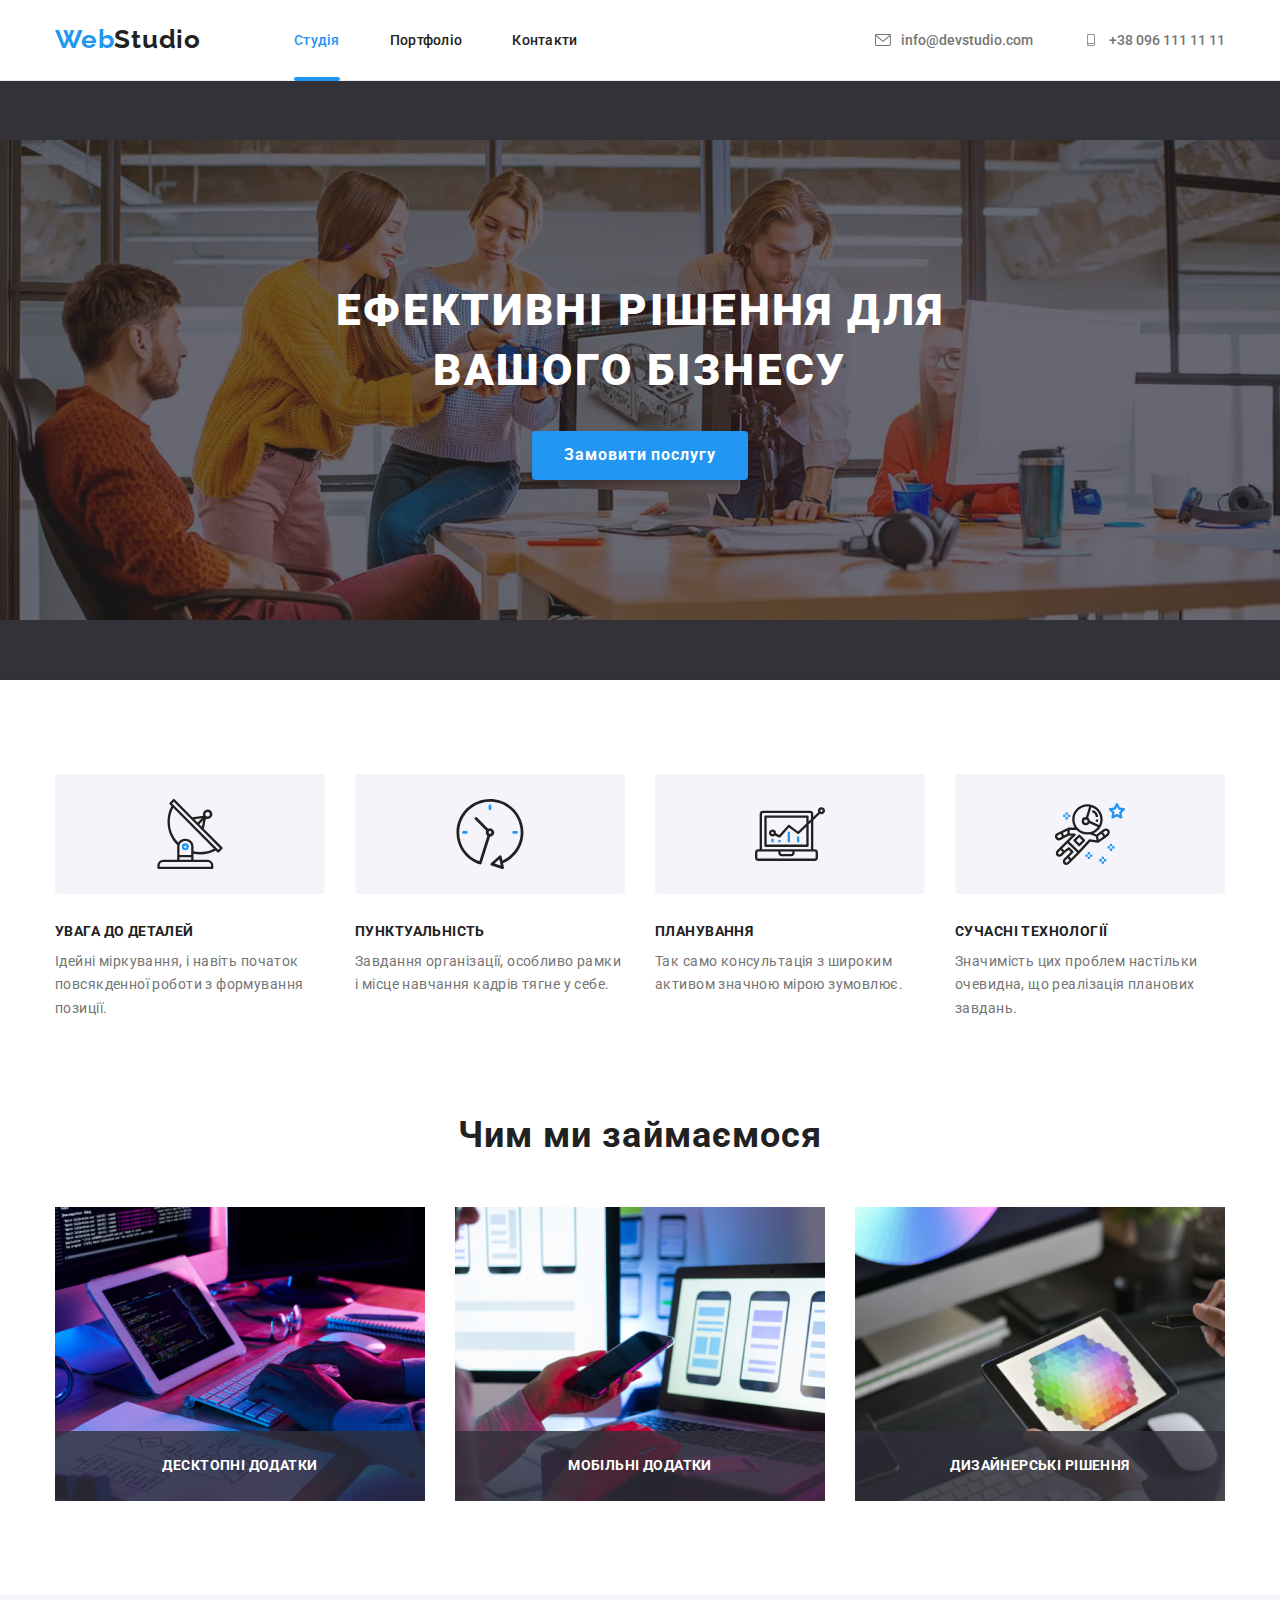
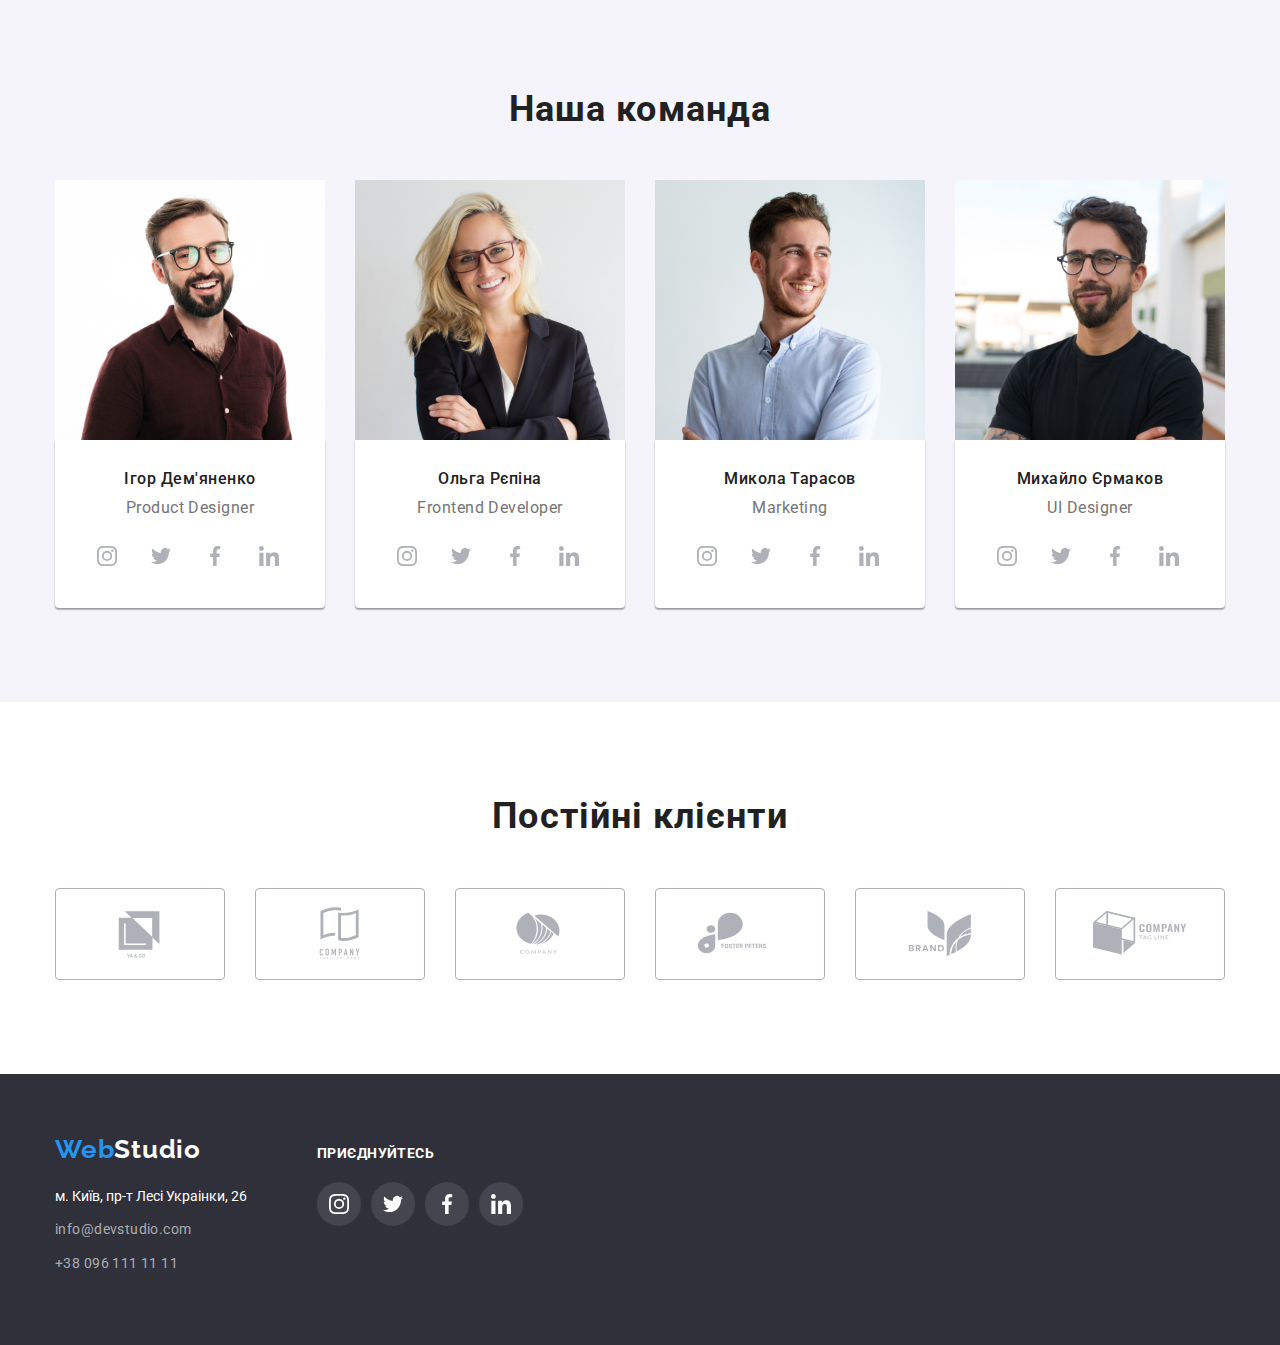
<file: index.html>
<!DOCTYPE html>
<html lang="uk">
  <head>
    <meta charset="UTF-8" />
    <meta http-equiv="X-UA-Compatible" content="IE=edge" />
    <meta name="viewport" content="width=device-width, initial-scale=1.0" />
    <link rel="preconnect" href="https://fonts.googleapis.com" />
    <link rel="preconnect" href="https://fonts.gstatic.com" crossorigin />
    <link
      href="https://fonts.googleapis.com/css2?family=Raleway:wght@700&family=Roboto:wght@400;500;700;900&display=swap"
      rel="stylesheet"
    />
    <link
      rel="stylesheet"
      href="https://cdnjs.cloudflare.com/ajax/libs/modern-normalize/1.1.0/modern-normalize.min.css"
    />
    <link rel="stylesheet" href="./css/style.css" />
    <title>Студія</title>
  </head>
  <body>
    <header class="header">
      <div class="container main-nav">
        <nav class="header-nav">
          <a href="./index.html" class="logo"><span>Web</span>Studio</a>

          <ul class="site-nav">
            <li><a href="./index.html" class="link current">Студія</a></li>
            <li><a href="./portfolio.html" class="link">Портфоліо</a></li>
            <li><a href="" class="link">Контакти</a></li>
          </ul>
        </nav>

        <ul class="contact-nav">
          <li>
            <a href="mailto:info@devstudio.com" class="link-contact">
              <svg class="icon-contact" width="16" height="12">
                <use href="./images/icons.svg#envelope"></use>
              </svg>
              info@devstudio.com</a
            >
          </li>
          <li>
            <a href="tel:+380961111111" class="link-contact">
              <svg class="icon-contact" width="16" height="12">
                <use href="./images/icons.svg#smartphone"></use>
              </svg>
              +38 096 111 11 11</a
            >
          </li>
        </ul>
      </div>
    </header>

    <main>
      <section class="hero">
        <div class="container">
          <h1 class="hero-title">Ефективні рішення для вашого бізнесу</h1>
          <button class="hero-button" data-modal-open type="button">
            Замовити послугу
          </button>
        </div>
      </section>

      <section class="section section-benefits">
        <div class="container">
          <!-- Сховається при роботі з CSS -->
          <h2 class="visually-hidden">Переваги</h2>
          <ul class="benefits">
            <li class="list">
              <div class="background-icon">
                <svg width="70" height="70">
                  <use href="./images/icons.svg#antenna"></use>
                </svg>
              </div>
              <h3 class="title-main">Увага до деталей</h3>
              <p class="text">
                Ідейні міркування, і навіть початок повсякденної роботи з
                формування позиції.
              </p>
            </li>
            <li class="list">
              <div class="background-icon">
                <svg width="70" height="70">
                  <use href="./images/icons.svg#clock"></use>
                </svg>
              </div>
              <h3 class="title-main">Пунктуальність</h3>
              <p class="text">
                Завдання організації, особливо рамки і місце навчання кадрів
                тягне у себе.
              </p>
            </li>
            <li class="list">
              <div class="background-icon">
                <svg width="70" height="70">
                  <use href="./images/icons.svg#diagram"></use>
                </svg>
              </div>
              <h3 class="title-main">Планування</h3>
              <p class="text">
                Так само консультація з широким активом значною мірою зумовлює.
              </p>
            </li>
            <li class="list">
              <div class="background-icon">
                <svg width="70" height="70">
                  <use href="./images/icons.svg#astronaut"></use>
                </svg>
              </div>
              <h3 class="title-main">Сучасні технології</h3>
              <p class="text">
                Значимість цих проблем настільки очевидна, що реалізація
                планових завдань.
              </p>
            </li>
          </ul>
        </div>
      </section>

      <section class="section section-work no-padding">
        <div class="container">
          <h2 class="section-title">Чим ми займаємося</h2>
          <ul class="work">
            <li class="item">
              <img src="./images/box-1.jpg" alt="створення сайту" width="370" />
              <h3 class="title">Десктопні додатки</h3>
            </li>
            <li class="item">
              <img src="./images/box-2.jpg" alt="адаптація сайту" width="370" />
              <h3 class="title">Мобільні додатки</h3>
            </li>
            <li class="item">
              <img
                src="./images/box-3.jpg"
                alt="створення дизайну"
                width="370"
              />
              <h3 class="title">Дизайнерські рішення</h3>
            </li>
          </ul>
        </div>
      </section>

      <section class="section section-worker">
        <div class="container">
          <h2 class="section-title">Наша команда</h2>

          <ul class="worker-list">
            <li class="list">
              <img
                src="./images/employee-1.jpg"
                alt="Ігор Дем'яненко"
                width="270"
              />
              <div class="worker-description">
                <h3 class="worker-name">Ігор Дем'яненко</h3>
                <p class="profession">Product Designer</p>
                <ul class="icons-list list">
                  <li class="item">
                    <a
                      class="social-network-link primary"
                      href=""
                      aria-label="Instagram"
                    >
                      <span class="visually-hidden">Instagram</span>
                      <svg class="social-network-icon" width="20" height="20">
                        <use href="./images/icons.svg#instagram"></use>
                      </svg>
                    </a>
                  </li>
                  <li class="list">
                    <a
                      class="social-network-link primary"
                      href=""
                      aria-label="Twitter"
                    >
                      <span class="visually-hidden">Twitter</span>
                      <svg class="social-network-icon" width="20" height="20">
                        <use href="./images/icons.svg#twitter"></use>
                      </svg>
                    </a>
                  </li>
                  <li class="list">
                    <a
                      class="social-network-link primary"
                      href=""
                      aria-label="Facebook"
                    >
                      <span class="visually-hidden">Facebook</span>
                      <svg class="social-network-icon" width="20" height="20">
                        <use href="./images/icons.svg#facebook"></use>
                      </svg>
                    </a>
                  </li>
                  <li class="list">
                    <a
                      class="social-network-link primary"
                      href=""
                      aria-label="Linkedin"
                    >
                      <span class="visually-hidden">Linkedin</span>
                      <svg class="social-network-icon" width="20" height="20">
                        <use href="./images/icons.svg#linkedin"></use>
                      </svg>
                    </a>
                  </li>
                </ul>
              </div>
            </li>

            <li class="item">
              <img
                src="./images/employee-2.jpg"
                alt="Ольга Рєпіна"
                width="270"
              />
              <div class="worker-description">
                <h3 class="worker-name">Ольга Рєпіна</h3>
                <p class="profession">Frontend Developer</p>
                <ul class="icons-list list">
                  <li class="item">
                    <a
                      class="social-network-link primary"
                      href=""
                      aria-label="Instagram"
                    >
                      <span class="visually-hidden">Instagram</span>
                      <svg class="social-network-icon" width="20" height="20">
                        <use href="./images/icons.svg#instagram"></use>
                      </svg>
                    </a>
                  </li>
                  <li class="item">
                    <a
                      class="social-network-link primary"
                      href=""
                      aria-label="Twitter"
                    >
                      <span class="visually-hidden">Twitter</span>
                      <svg class="social-network-icon" width="20" height="20">
                        <use href="./images/icons.svg#twitter"></use>
                      </svg>
                    </a>
                  </li>
                  <li class="item">
                    <a
                      class="social-network-link primary"
                      href=""
                      aria-label="Facebook"
                    >
                      <span class="visually-hidden">Facebook</span>
                      <svg class="social-network-icon" width="20" height="20">
                        <use href="./images/icons.svg#facebook"></use>
                      </svg>
                    </a>
                  </li>
                  <li class="item">
                    <a
                      class="social-network-link primary"
                      href=""
                      aria-label="Linkedin"
                    >
                      <span class="visually-hidden">Linkedin</span>
                      <svg class="social-network-icon" width="20" height="20">
                        <use href="./images/icons.svg#linkedin"></use>
                      </svg>
                    </a>
                  </li>
                </ul>
              </div>
            </li>

            <li class="item">
              <img
                src="./images/employee-3.jpg"
                alt="Микола Тарасов"
                width="270"
              />
              <div class="worker-description">
                <h3 class="worker-name">Микола Тарасов</h3>
                <p class="profession">Marketing</p>
                <ul class="icons-list list">
                  <li class="item">
                    <a
                      class="social-network-link primary"
                      href=""
                      aria-label="Instagram"
                    >
                      <span class="visually-hidden">Instagram</span>
                      <svg class="social-network-icon" width="20" height="20">
                        <use href="./images/icons.svg#instagram"></use>
                      </svg>
                    </a>
                  </li>
                  <li class="item">
                    <a
                      class="social-network-link primary"
                      href=""
                      aria-label="Twitter"
                    >
                      <span class="visually-hidden">Twitter</span>
                      <svg class="social-network-icon" width="20" height="20">
                        <use href="./images/icons.svg#twitter"></use>
                      </svg>
                    </a>
                  </li>
                  <li class="item">
                    <a
                      class="social-network-link primary"
                      href=""
                      aria-label="Facebook"
                    >
                      <span class="visually-hidden">Facebook</span>
                      <svg class="social-network-icon" width="20" height="20">
                        <use href="./images/icons.svg#facebook"></use>
                      </svg>
                    </a>
                  </li>
                  <li class="item">
                    <a
                      class="social-network-link primary"
                      href=""
                      aria-label="Linkedin"
                    >
                      <span class="visually-hidden">Linkedin</span>
                      <svg class="social-network-icon" width="20" height="20">
                        <use href="./images/icons.svg#linkedin"></use>
                      </svg>
                    </a>
                  </li>
                </ul>
              </div>
            </li>

            <li class="item">
              <img
                src="./images/employee-4.jpg"
                alt="Михайло Єрмаков"
                width="270"
              />
              <div class="worker-description">
                <h3 class="worker-name">Михайло Єрмаков</h3>
                <p class="profession">UI Designer</p>
                <ul class="icons-list list">
                  <li class="item">
                    <a
                      class="social-network-link primary"
                      href=""
                      aria-label="Instagram"
                    >
                      <span class="visually-hidden">Instagram</span>
                      <svg class="social-network-icon" width="20" height="20">
                        <use href="./images/icons.svg#instagram"></use>
                      </svg>
                    </a>
                  </li>
                  <li class="item">
                    <a
                      class="social-network-link primary"
                      href=""
                      aria-label="Twitter"
                    >
                      <span class="visually-hidden">Twitter</span>
                      <svg class="social-network-icon" width="20" height="20">
                        <use href="./images/icons.svg#twitter"></use>
                      </svg>
                    </a>
                  </li>
                  <li class="item">
                    <a
                      class="social-network-link primary"
                      href=""
                      aria-label="Facebook"
                    >
                      <span class="visually-hidden">Facebook</span>
                      <svg class="social-network-icon" width="20" height="20">
                        <use href="./images/icons.svg#facebook"></use>
                      </svg>
                    </a>
                  </li>
                  <li class="item">
                    <a
                      class="social-network-link primary"
                      href=""
                      aria-label="Linkedin"
                    >
                      <span class="visually-hidden">Linkedin</span>
                      <svg class="social-network-icon" width="20" height="20">
                        <use href="./images/icons.svg#linkedin"></use>
                      </svg>
                    </a>
                  </li>
                </ul>
              </div>
            </li>
          </ul>
        </div>
      </section>

      <section class="section section-client">
        <div class="container">
          <h2 class="section-title">Постійні клієнти</h2>

          <ul class="clients-list">
            <li>
              <a class="link-clients" href="" aria-label="YA & GO">
                <span class="visually-hidden">YA & GO</span>
                <svg class="client-icon" width="106" height="60">
                  <use href="./images/icons.svg#client-1"></use>
                </svg>
              </a>
            </li>
            <li>
              <a class="link-clients" href="" aria-label="Company Tagline Here">
                <span class="visually-hidden">Company Tagline Here</span>
                <svg class="client-icon" width="106" height="60">
                  <use href="./images/icons.svg#client-2"></use>
                </svg>
              </a>
            </li>
            <li>
              <a class="link-clients" href="" aria-label="Company">
                <span class="visually-hidden">Company</span>
                <svg class="client-icon" width="106" height="60">
                  <use href="./images/icons.svg#client-3"></use>
                </svg>
              </a>
            </li>
            <li>
              <a class="link-clients" href="" aria-label="Foster Peters">
                <span class="visually-hidden">Foster Peters</span>
                <svg class="client-icon" width="106" height="60">
                  <use href="./images/icons.svg#client-4"></use>
                </svg>
              </a>
            </li>
            <li>
              <a class="link-clients" href="" aria-label="Brand">
                <span class="visually-hidden">Brand</span>
                <svg class="client-icon" width="106" height="60">
                  <use href="./images/icons.svg#client-5"></use>
                </svg>
              </a>
            </li>
            <li>
              <a class="link-clients" href="" aria-label="Company Tag Line">
                <span class="visually-hidden">Company Tag Line</span>
                <svg class="client-icon" width="106" height="60">
                  <use href="./images/icons.svg#client-6"></use>
                </svg>
              </a>
            </li>
          </ul>
        </div>
      </section>
    </main>

    <footer class="footer">
      <div class="container">
        <div class="footer-contact">
          <a href="./index.html" class="logo logo-footer"
            ><span>Web</span>Studio</a
          >
          <address>
            <ul class="contact-footer">
              <li>
                <a
                  href="https://goo.gl/maps/CPtrU1FHBa2aNyZL9"
                  target="_blank"
                  rel="noopener noreferrer nofollow"
                  class="street"
                  >м. Київ, пр-т Лесі Украінки, 26</a
                >
              </li>
              <li>
                <a href="mailto:info@devstudio.com" class="link-contact"
                  >info@devstudio.com</a
                >
              </li>
              <li>
                <a href="tel:+380961111111" class="link-contact"
                  >+38 096 111 11 11</a
                >
              </li>
            </ul>
          </address>
        </div>

        <div class="social-footer">
          <h2 class="social-title">Приєднуйтесь</h2>
          <ul class="icons-list list">
            <li class="item">
              <a
                class="social-network-link secondary"
                href=""
                aria-label="Instagram"
              >
                <span class="visually-hidden">Instagram</span>
                <svg class="social-network-icon" width="20" height="20">
                  <use href="./images/icons.svg#instagram"></use>
                </svg>
              </a>
            </li>
            <li class="item">
              <a
                class="social-network-link secondary"
                href=""
                aria-label="Twitter"
              >
                <span class="visually-hidden">Twitter</span>
                <svg class="social-network-icon" width="20" height="20">
                  <use href="./images/icons.svg#twitter"></use>
                </svg>
              </a>
            </li>
            <li class="item">
              <a
                class="social-network-link secondary"
                href=""
                aria-label="Facebook"
              >
                <span class="visually-hidden">Facebook</span>
                <svg class="social-network-icon" width="20" height="20">
                  <use href="./images/icons.svg#facebook"></use>
                </svg>
              </a>
            </li>
            <li class="item">
              <a
                class="social-network-link secondary"
                href=""
                aria-label="Linkedin"
              >
                <span class="visually-hidden">Linkedin</span>
                <svg class="social-network-icon" width="20" height="20">
                  <use href="./images/icons.svg#linkedin"></use>
                </svg>
              </a>
            </li>
          </ul>
        </div>
      </div>
    </footer>

    <!-- Modal window -->
    <div class="backdrop is-hidden" data-modal>
      <div class="modal">
        <button class="close-modal-btn" data-modal-close type="button">
          ✖
        </button>
      </div>
    </div>

    <script src="./js/modal.js"></script>
    <script>
      const { height: headerHeight } = document
        .querySelector(".header")
        .getBoundingClientRect();
      document.body.style.paddingTop = `${headerHeight}px`;
    </script>
  </body>
</html>
</file>
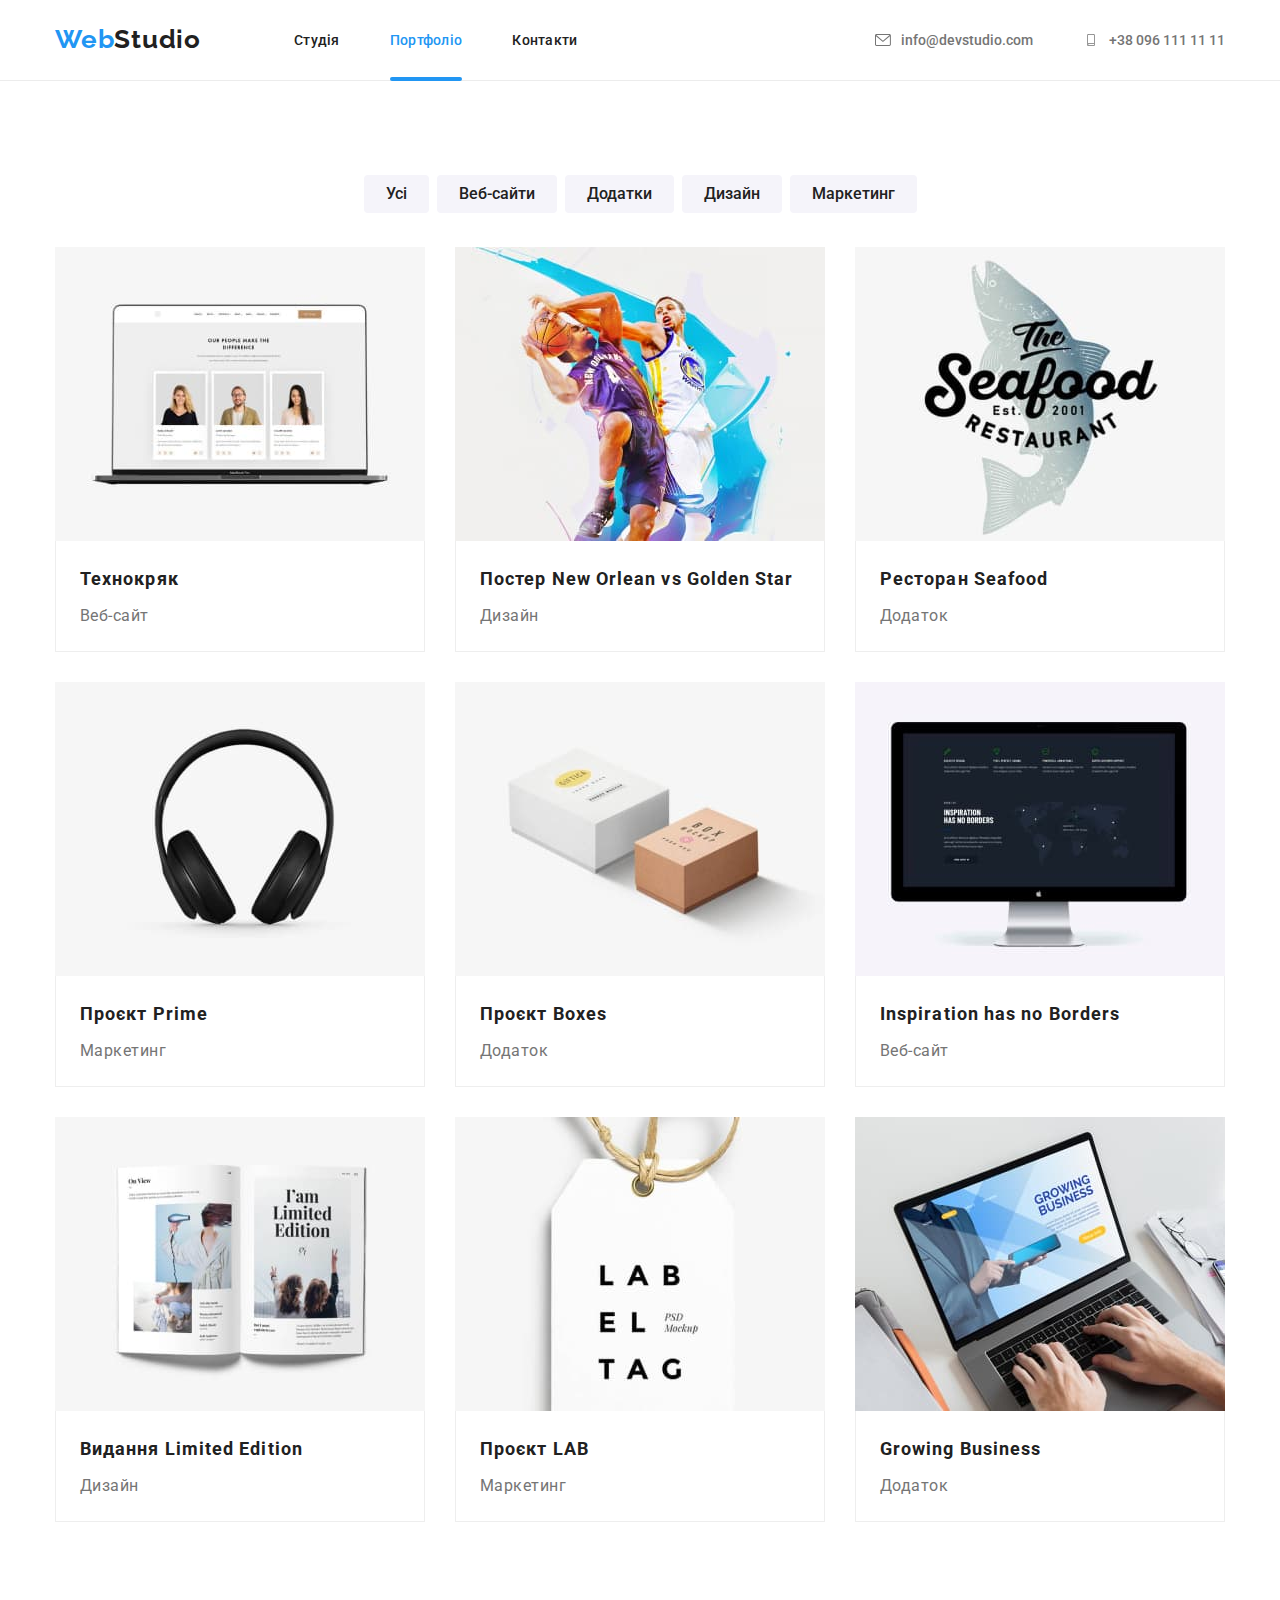
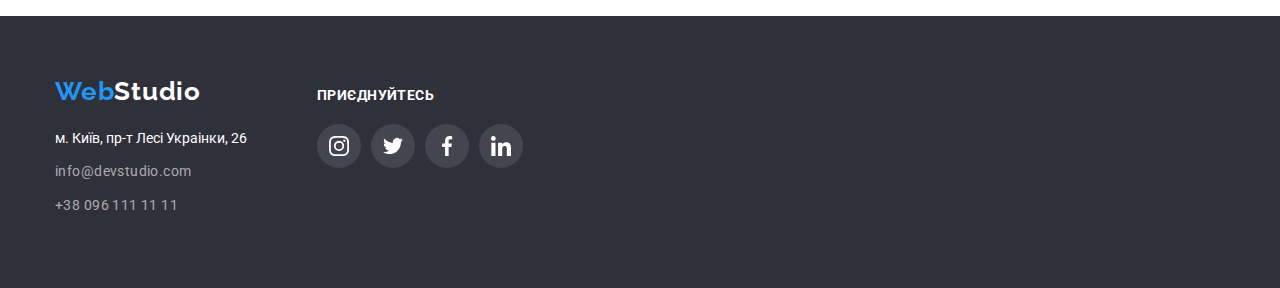
<file: portfolio.html>
<!DOCTYPE html>
<html lang="uk">
  <head>
    <meta charset="UTF-8" />
    <meta http-equiv="X-UA-Compatible" content="IE=edge" />
    <meta name="viewport" content="width=device-width, initial-scale=1.0" />
    <link rel="preconnect" href="https://fonts.googleapis.com" />
    <link rel="preconnect" href="https://fonts.gstatic.com" crossorigin />
    <link
      href="https://fonts.googleapis.com/css2?family=Raleway:wght@700&family=Roboto:wght@400;500;700;900&display=swap"
      rel="stylesheet"
    />
    <link
      rel="stylesheet"
      href="https://cdnjs.cloudflare.com/ajax/libs/modern-normalize/1.1.0/modern-normalize.min.css"
    />
    <link rel="stylesheet" href="./css/style.css" />
    <title>Портфоліо</title>
  </head>
  <body>
    <header class="header">
      <div class="container main-nav">
        <nav class="header-nav">
          <a href="./index.html" class="logo"><span>Web</span>Studio</a>

          <ul class="site-nav">
            <li><a href="./index.html" class="link">Студія</a></li>
            <li>
              <a href="./portfolio.html" class="link current">Портфоліо</a>
            </li>
            <li><a href="" class="link">Контакти</a></li>
          </ul>
        </nav>

        <ul class="contact-nav">
          <li>
            <a href="mailto:info@devstudio.com" class="link-contact">
              <svg class="icon-contact" width="16" height="12">
                <use href="./images/icons.svg#envelope"></use>
              </svg>
              info@devstudio.com</a
            >
          </li>
          <li>
            <a href="tel:+380961111111" class="link-contact">
              <svg class="icon-contact" width="16" height="12">
                <use href="./images/icons.svg#smartphone"></use>
              </svg>
              +38 096 111 11 11</a
            >
          </li>
        </ul>
      </div>
    </header>

    <main>
      <section class="section">
        <div class="container">
          <!-- Сховається при роботі з CSS -->
          <h1 class="visually-hidden">Портфоліо</h1>
          <ul class="button-list">
            <li><button class="button" type="button">Усі</button></li>
            <li><button class="button" type="button">Веб-сайти</button></li>
            <li><button class="button" type="button">Додатки</button></li>
            <li><button class="button" type="button">Дизайн</button></li>
            <li><button class="button" type="button">Маркетинг</button></li>
          </ul>

          <ul class="project-list">
            <li>
              <a href="" class="project-item">
                <div class="project-thumb">
                  <img src="./images/img-1.jpg" alt="Проєкт 1" width="370" />
                  <div class="project-overlay">
                    <p class="project-overlay-description">
                      Ресурс пропонує комплексні пропозиції з різним рівнем
                      функціоналу та сервісів. Все це дозволить відвідувачу
                      отримати вичерпні відомості про компанію чи приватну
                      особу.
                    </p>
                  </div>
                </div>
                <div class="border">
                  <h2 class="title">Технокряк</h2>
                  <p class="type">Веб-сайт</p>
                </div>
              </a>
            </li>
            <li>
              <a href="" class="project-item">
                <div class="project-thumb">
                  <img src="./images/img-2.jpg" alt="Проєкт 2" width="370" />
                  <div class="project-overlay">
                    <p class="project-overlay-description">
                      Ресурс пропонує комплексні пропозиції з різним рівнем
                      функціоналу та сервісів. Все це дозволить відвідувачу
                      отримати вичерпні відомості про компанію чи приватну
                      особу.
                    </p>
                  </div>
                </div>
                <div class="border">
                  <h2 class="title">Постер New Orlean vs Golden Star</h2>
                  <p class="type">Дизайн</p>
                </div>
              </a>
            </li>
            <li>
              <a href="" class="project-item">
                <div class="project-thumb">
                  <img src="./images/img-3.jpg" alt="Проєкт 3" width="370" />
                  <div class="project-overlay">
                    <p class="project-overlay-description">
                      Ресурс пропонує комплексні пропозиції з різним рівнем
                      функціоналу та сервісів. Все це дозволить відвідувачу
                      отримати вичерпні відомості про компанію чи приватну
                      особу.
                    </p>
                  </div>
                </div>
                <div class="border">
                  <h2 class="title">Ресторан Seafood</h2>
                  <p class="type">Додаток</p>
                </div></a
              >
            </li>
            <li>
              <a href="" class="project-item">
                <div class="project-thumb">
                  <img src="./images/img-4.jpg" alt="Проєкт 4" width="370" />
                  <div class="project-overlay">
                    <p class="project-overlay-description">
                      Ресурс пропонує комплексні пропозиції з різним рівнем
                      функціоналу та сервісів. Все це дозволить відвідувачу
                      отримати вичерпні відомості про компанію чи приватну
                      особу.
                    </p>
                  </div>
                </div>
                <div class="border">
                  <h2 class="title">Проєкт Prime</h2>
                  <p class="type">Маркетинг</p>
                </div>
              </a>
            </li>
            <li>
              <a href="" class="project-item">
                <div class="project-thumb">
                  <img src="./images/img-5.jpg" alt="Проєкт 5" width="370" />
                  <div class="project-overlay">
                    <p class="project-overlay-description">
                      Ресурс пропонує комплексні пропозиції з різним рівнем
                      функціоналу та сервісів. Все це дозволить відвідувачу
                      отримати вичерпні відомості про компанію чи приватну
                      особу.
                    </p>
                  </div>
                </div>
                <div class="border">
                  <h2 class="title">Проєкт Boxes</h2>
                  <p class="type">Додаток</p>
                </div>
              </a>
            </li>
            <li>
              <a href="" class="project-item">
                <div class="project-thumb">
                  <img src="./images/img-6.jpg" alt="Проєкт 6" width="370" />
                  <div class="project-overlay">
                    <p class="project-overlay-description">
                      Ресурс пропонує комплексні пропозиції з різним рівнем
                      функціоналу та сервісів. Все це дозволить відвідувачу
                      отримати вичерпні відомості про компанію чи приватну
                      особу.
                    </p>
                  </div>
                </div>
                <div class="border">
                  <h2 class="title">Inspiration has no Borders</h2>
                  <p class="type">Веб-сайт</p>
                </div>
              </a>
            </li>
            <li>
              <a href="" class="project-item">
                <div class="project-thumb">
                  <img src="./images/img-7.jpg" alt="Проєкт 7" width="370" />
                  <div class="project-overlay">
                    <p class="project-overlay-description">
                      Ресурс пропонує комплексні пропозиції з різним рівнем
                      функціоналу та сервісів. Все це дозволить відвідувачу
                      отримати вичерпні відомості про компанію чи приватну
                      особу.
                    </p>
                  </div>
                </div>
                <div class="border">
                  <h2 class="title">Видання Limited Edition</h2>
                  <p class="type">Дизайн</p>
                </div>
              </a>
            </li>
            <li>
              <a href="" class="project-item">
                <div class="project-thumb">
                  <img src="./images/img-8.jpg" alt="Проєкт 8" width="370" />
                  <div class="project-overlay">
                    <p class="project-overlay-description">
                      Ресурс пропонує комплексні пропозиції з різним рівнем
                      функціоналу та сервісів. Все це дозволить відвідувачу
                      отримати вичерпні відомості про компанію чи приватну
                      особу.
                    </p>
                  </div>
                </div>
                <div class="border">
                  <h2 class="title">Проєкт LAB</h2>
                  <p class="type">Маркетинг</p>
                </div>
              </a>
            </li>
            <li>
              <a href="" class="project-item">
                <div class="project-thumb">
                  <img src="./images/img-9.jpg" alt="Проєкт 9" width="370" />
                  <div class="project-overlay">
                    <p class="project-overlay-description">
                      Ресурс пропонує комплексні пропозиції з різним рівнем
                      функціоналу та сервісів. Все це дозволить відвідувачу
                      отримати вичерпні відомості про компанію чи приватну
                      особу.
                    </p>
                  </div>
                </div>
                <div class="border">
                  <h2 class="title">Growing Business</h2>
                  <p class="type">Додаток</p>
                </div>
              </a>
            </li>
          </ul>
        </div>
      </section>
    </main>

    <footer class="footer">
      <div class="container">
        <div class="footer-contact">
          <a href="./index.html" class="logo logo-footer"
            ><span>Web</span>Studio</a
          >
          <address>
            <ul class="contact-footer">
              <li>
                <a
                  href="https://goo.gl/maps/CPtrU1FHBa2aNyZL9"
                  target="_blank"
                  rel="noopener noreferrer nofollow"
                  class="street"
                  >м. Київ, пр-т Лесі Украінки, 26</a
                >
              </li>
              <li>
                <a href="mailto:info@devstudio.com" class="link-contact"
                  >info@devstudio.com</a
                >
              </li>
              <li>
                <a href="tel:+380961111111" class="link-contact"
                  >+38 096 111 11 11</a
                >
              </li>
            </ul>
          </address>
        </div>

        <div class="social-footer">
          <h2 class="social-title">Приєднуйтесь</h2>
          <ul class="icons-list list">
            <li class="item">
              <a
                class="social-network-link secondary"
                href=""
                aria-label="Instagram"
              >
                <span class="visually-hidden">Instagram</span>
                <svg class="social-network-icon" width="20" height="20">
                  <use href="./images/icons.svg#instagram"></use>
                </svg>
              </a>
            </li>
            <li class="item">
              <a
                class="social-network-link secondary"
                href=""
                aria-label="Twitter"
              >
                <span class="visually-hidden">Twitter</span>
                <svg class="social-network-icon" width="20" height="20">
                  <use href="./images/icons.svg#twitter"></use>
                </svg>
              </a>
            </li>
            <li class="item">
              <a
                class="social-network-link secondary"
                href=""
                aria-label="Facebook"
              >
                <span class="visually-hidden">Facebook</span>
                <svg class="social-network-icon" width="20" height="20">
                  <use href="./images/icons.svg#facebook"></use>
                </svg>
              </a>
            </li>
            <li class="item">
              <a
                class="social-network-link secondary"
                href=""
                aria-label="Linkedin"
              >
                <span class="visually-hidden">Linkedin</span>
                <svg class="social-network-icon" width="20" height="20">
                  <use href="./images/icons.svg#linkedin"></use>
                </svg>
              </a>
            </li>
          </ul>
        </div>
      </div>
    </footer>

    <script>
      const { height: headerHeight } = document
        .querySelector(".header")
        .getBoundingClientRect();
      document.body.style.paddingTop = `${headerHeight}px`;
    </script>
  </body>
</html>
</file>
<file: css/style.css>
:root {
  --primary-text-color: #757575;
  --title-text-color: #212121;
  --accent-color: #2196f3;
  --primary-btn-color: #f5f4fa;
  --bgb-color: #ffffff;
  --primary-bgb-color: #2f303a;
  --accent-hero-button-color: #188ce8;
  --primary-section-color: #f5f4fa;
  --icons-color: #afb1b8;
  --icons-bg-color: rgba(255, 255, 255, 0.1);
  --secondary-accent-color: #ffffff;
  --icon-backround-color: #f5f4fa;
  --duration: 250ms;
  --timing-function: cubic-bezier(0.4, 0, 0.2, 1);
}

body {
  background-color: var(--bgb-color);
  color: var(--title-text-color);

  font-family: Roboto, sans-serif;
  font-size: 14px;
}

ul {
  list-style-type: none;
  padding-left: 0;
}

a {
  font-style: normal;
  text-decoration: none;
}

h1,
h2,
h3,
ul,
p {
  margin: 0 0;
}

img {
  display: block;
}

.visually-hidden {
  position: absolute;
  white-space: nowrap;
  width: 1px;
  height: 1px;
  overflow: hidden;
  border: 0;
  padding: 0;
  clip: rect(0 0 0 0);
  clip-path: inset(50%);
  margin: -1px;
}

/* Logo */
.header {
  position: fixed;
  top: 0;
  width: 100%;
  border-bottom: 1px solid #ececec;
  background-color: var(--secondary-accent-color);
  z-index: 2;
}

.logo {
  font-family: Raleway, sans-serif;

  font-weight: 700;
  font-size: 26px;
  line-height: 1.2;
  letter-spacing: 0.03em;

  text-decoration: none;
  color: var(--title-text-color);
}

.logo > span {
  color: var(--accent-color);
}

.container {
  width: 1200px;
  margin: 0 auto;
  padding: 0 15px;
}

/* Навігація */
.site-nav {
  margin-left: 93px;

  display: flex;
  gap: 50px;
}

.header-nav {
  display: flex;
  align-items: center;
}

.main-nav {
  display: flex;
  align-items: center;
}

.contact-nav {
  display: flex;
  gap: 50px;
  margin-left: auto;
}

.icon-contact {
  margin-right: 10px;
  fill: currentColor;
}

.site-nav .link {
  position: relative;
  display: block;
  padding: 32px 0;

  font-weight: 500;
  font-size: 14px;
  line-height: 1.15;
  letter-spacing: 0.02em;

  text-decoration: none;
  color: var(--title-text-color);

  transition: color var(--duration) var(--timing-function);
}

.site-nav .link:hover,
.site-nav .link:focus {
  color: var(--accent-color);
}

.link.current {
  color: var(--accent-color);
}

.link.current::after {
  position: absolute;
  display: block;
  bottom: -1px;
  content: "";
  height: 4px;
  width: 100%;
  border-radius: 2px;
  background-color: var(--accent-color);
}

.contact-nav .link-contact {
  display: flex;
  align-items: center;
  padding: 32px 0;

  font-weight: 500;
  font-size: 14px;
  line-height: 1.15;
  color: var(--primary-text-color);

  text-decoration: none;

  transition: color var(--duration) var(--timing-function);
}

.contact-nav .link-contact:hover,
.contact-nav .link-contact:focus {
  color: var(--accent-color);
}

/* Герой */
.hero {
  margin: auto auto;
  max-width: 1600px;
  padding: 200px 0;
  background-image: linear-gradient(
      to right,
      rgba(56, 53, 53, 0.4),
      rgba(56, 53, 56, 0.4)
    ),
    url(../images/hero.jpg);
  background-repeat: no-repeat;
  background-size: contain;
  background-position: center;

  background-color: var(--primary-bgb-color);
  text-align: center;
}

.hero-title {
  font-weight: 900;
  font-size: 44px;
  max-width: 696px;
  line-height: 1.36;
  letter-spacing: 0.06em;
  color: #ffffff;
  text-transform: uppercase;

  margin: 0 auto;
  margin-bottom: 30px;
}

.hero-button {
  padding: 10px 32px;

  font-weight: 700;
  font-size: 16px;
  line-height: 1.8;

  letter-spacing: 0.06em;
  background-color: var(--accent-color);
  color: var(--bgb-color);

  cursor: pointer;

  border-radius: 4px;
  border: none;
  box-shadow: 0px 4px 4px rgba(0, 0, 0, 0.15);

  transition: background-color var(--duration) var(--timing-function);
}

.hero-button:hover,
.hero-button:focus {
  background-color: var(--accent-hero-button-color);
}

.benefits {
  display: flex;
  gap: 30px;
}

.background-icon {
  display: flex;
  justify-content: center;
  align-items: center;
  height: 120px;
  background-color: var(--icon-backround-color);
  border-radius: 4px;
  margin-bottom: 30px;
}

.section {
  padding-top: 94px;
  padding-bottom: 94px;
}

.section.no-padding {
  padding-top: 0;
  padding-bottom: 94px;
}

.section-title {
  margin-bottom: 50px;

  font-weight: 700;
  font-size: 36px;
  line-height: 1.16;
  text-align: center;
  letter-spacing: 0.03em;
}

.section-worker {
  background-color: var(--primary-section-color);
}

.title {
  margin-top: 0;
  margin-bottom: 4px;

  font-weight: 700;
  font-size: 18px;
  line-height: 2;

  letter-spacing: 0.06em;

  color: var(--title-text-color);
}

.title-main {
  margin-top: 0;
  margin-bottom: 10px;

  font-weight: 700;
  font-size: 14px;
  line-height: 1.14;
  letter-spacing: 0.03em;
  text-transform: uppercase;
}

.text {
  width: 270px;

  font-size: 14px;
  line-height: 1.7;
  letter-spacing: 0.03em;

  color: var(--primary-text-color);
}

.work {
  display: flex;
  gap: 30px;
}

.work > .item {
  position: relative;
}

.work .title {
  position: absolute;
  bottom: 0;
  left: 0;
  margin-top: 0;
  margin-bottom: 0;
  width: 100%;
  padding: 27px 0;
  font-size: 14px;
  line-height: 1.14;
  text-align: center;
  letter-spacing: 0.03em;
  text-transform: uppercase;
  color: var(--secondary-accent-color);
  background-color: rgba(47, 48, 58, 0.8);
}

.worker-name {
  margin-bottom: 10px;
  font-weight: 500;
  font-size: 16px;
  line-height: 1.18;
  letter-spacing: 0.03em;
}

.worker-list {
  display: flex;
  justify-content: space-between;
}

.worker-description {
  background-color: var(--bgb-color);
  text-align: center;
  box-shadow: 0px 1px 3px rgb(0 0 0 / 12%), 0px 1px 1px rgb(0 0 0 / 14%),
    0px 2px 1px rgb(0 0 0 / 20%);
  border-radius: 0px 0px 4px 4px;
  padding: 30px;
}

.profession {
  margin-bottom: 16px;
  font-size: 16px;
  line-height: 1.18;
  letter-spacing: 0.03em;

  color: var(--primary-text-color);
}

.icons-list {
  display: flex;
  gap: 10px;
}

.social-network-link {
  display: flex;
  align-items: center;
  justify-content: center;
  width: 44px;
  height: 44px;

  border-radius: 50%;
}

.social-network-link.primary {
  color: var(--icons-color);

  transition: color var(--duration) var(--timing-function),
    background-color var(--duration) var(--timing-function);
}

.social-network-link.secondary {
  color: var(--secondary-accent-color);

  background-color: var(--icons-bg-color);

  transition: background-color var(--duration) var(--timing-function);
}

.social-network-link.primary:hover,
.social-network-link.primary:focus {
  color: var(--secondary-accent-color);

  background-color: var(--accent-color);
}

.social-network-icon {
  fill: currentColor;
}

/* Client */

.clients-list {
  display: flex;
  justify-content: space-between;
}

.link-clients {
  display: flex;
  align-items: center;
  justify-content: center;
  width: 170px;
  height: 92px;

  color: var(--icons-color);

  border: 1px solid var(--icons-color);
  border-radius: 4px;

  transition: color var(--duration) var(--timing-function);
}

.link-clients:hover,
.link-clients:focus {
  color: var(--accent-color);

  border-color: var(--accent-color);
}

.client-icon {
  fill: currentColor;
}

/* Футер */
.footer {
  background-color: var(--primary-bgb-color);
  padding: 60px 0;
}

.logo.logo-footer {
  display: inline-block;

  color: var(--bgb-color);
  margin-bottom: 20px;
}

.street {
  display: block;
  margin-bottom: 9px;

  font-size: 14px;
  line-height: 1.7;
  font-style: normal;

  color: var(--bgb-color);
}

.contact-footer .link-contact {
  display: block;
  margin-bottom: 10px;

  font-size: 14px;
  line-height: 1.7;
  letter-spacing: 0.03em;

  text-decoration: none;

  color: rgba(255, 255, 255, 0.6);

  transition: color var(--duration) var(--timing-function);
}

.contact-footer .link-contact:hover,
.contact-footer .link-contact:active {
  color: var(--accent-color);
}

.footer > .container {
  display: flex;
  align-items: baseline;
}

.footer-contact {
  margin-right: 70px;
}

.social-title {
  margin-bottom: 20px;

  font-weight: 700;
  font-size: 14px;
  line-height: 1.14;
  letter-spacing: 0.03em;
  text-transform: uppercase;

  color: var(--secondary-accent-color);
}

.social-network-link.secondary:hover,
.social-network-link.secondary:focus {
  background-color: var(--accent-color);
}

/* Портфоліо */
.button-list {
  display: flex;
  justify-content: center;
  margin-bottom: 34px;
  gap: 8px;
}

.button-list .button {
  font-weight: 500;
  font-size: 16px;
  line-height: 1.63;
  color: var(--title-text-color);
  cursor: pointer;
  border: none;
  background-color: var(--primary-btn-color);
  border-radius: 4px;

  padding: 6px 22px;

  transition: color var(--duration) var(--timing-function),
    background-color var(--duration) var(--timing-function),
    box-shadow var(--duration) var(--timing-function);
}

.button-list .button:hover,
.button-list .button:focus {
  background-color: var(--accent-color);
  color: var(--bgb-color);
  box-shadow: 0px 3px 1px rgba(0, 0, 0, 0.1), 0px 1px 2px rgba(0, 0, 0, 0.08),
    0px 2px 2px rgba(0, 0, 0, 0.12);
}

.project-link {
  display: block;
}

.project-item:hover,
.project-item:focus {
  display: block;

  box-shadow: 0px 1px 1px rgba(0, 0, 0, 0.12), 0px 4px 4px rgba(0, 0, 0, 0.06),
    1px 4px 6px rgba(0, 0, 0, 0.16);

  cursor: pointer;
}

.type {
  font-weight: 400;
  font-size: 16px;
  line-height: 30px;

  color: var(--primary-text-color);

  letter-spacing: 0.03em;
}

.project-list img {
  display: block;
}

.project-list {
  display: flex;
  flex-wrap: wrap;
  gap: 30px;
}

.project-overlay-description {
  width: 322px;
  font-size: 18px;
  line-height: 1.56;
  letter-spacing: 0.03em;
  color: var(--secondary-accent-color);
}

.project-item:hover .project-overlay,
.project-item:focus .project-overlay {
    transform: translateY(0);
}

.project-thumb {
  position: relative;
  overflow: hidden;
}

.project-overlay {
  position: absolute;
  top: 0;
  left: 0;
  display: flex;
  justify-content: center;
  align-items: center;
  height: 100%;
  width: 100%;
  background-color: rgba(33, 150, 243, 0.9);
  transform: translateY(101%);
  transition: transform var(--duration) var(--timing-function);
}

.border {
  border-right: 1px solid #eeeeee;
  border-bottom: 1px solid #eeeeee;
  border-left: 1px solid #eeeeee;

  padding: 20px 24px;
}

.backdrop {
  position: fixed;
  z-index: 2;

  top: 0;
  left: 0;

  width: 100%;
  height: 100%;

  background-color: rgba(0, 0, 0, 0.2);
  opacity: 1;

  transition: opacity var(--duration) var(--timing-function);
}

.backdrop.is-hidden .modal {
  transform: translate(-50%, -50%) scale(0.9);
}

.modal {
  position: absolute;
  top: 50%;
  left: 50%;
  min-width: 528px;
  min-height: 581px;
  box-shadow: 0px 1px 3px rgba(0, 0, 0, 0.12), 0px 1px 1px rgba(0, 0, 0, 0.14),
    0px 2px 1px rgba(0, 0, 0, 0.2);
  border-radius: 4px;
  background-color: var(--secondary-accent-color);
  transform: translate(-50%, -50%) scale(1);
  transition: transform var(--duration) var(--timing-function);
}

.close-modal-btn {
  position: absolute;
  top: 8px;
  right: 8px;
  padding: 6px;
  width: 30px;
  height: 30px;
  background-color: var(--secondary-accent-color);
  border: 1px solid rgba(0, 0, 0, 0.1);
  border-radius: 50%;

  cursor: pointer;
}

.backdrop.is-hidden {
  opacity: 0;
  pointer-events: none;
}
</file>
